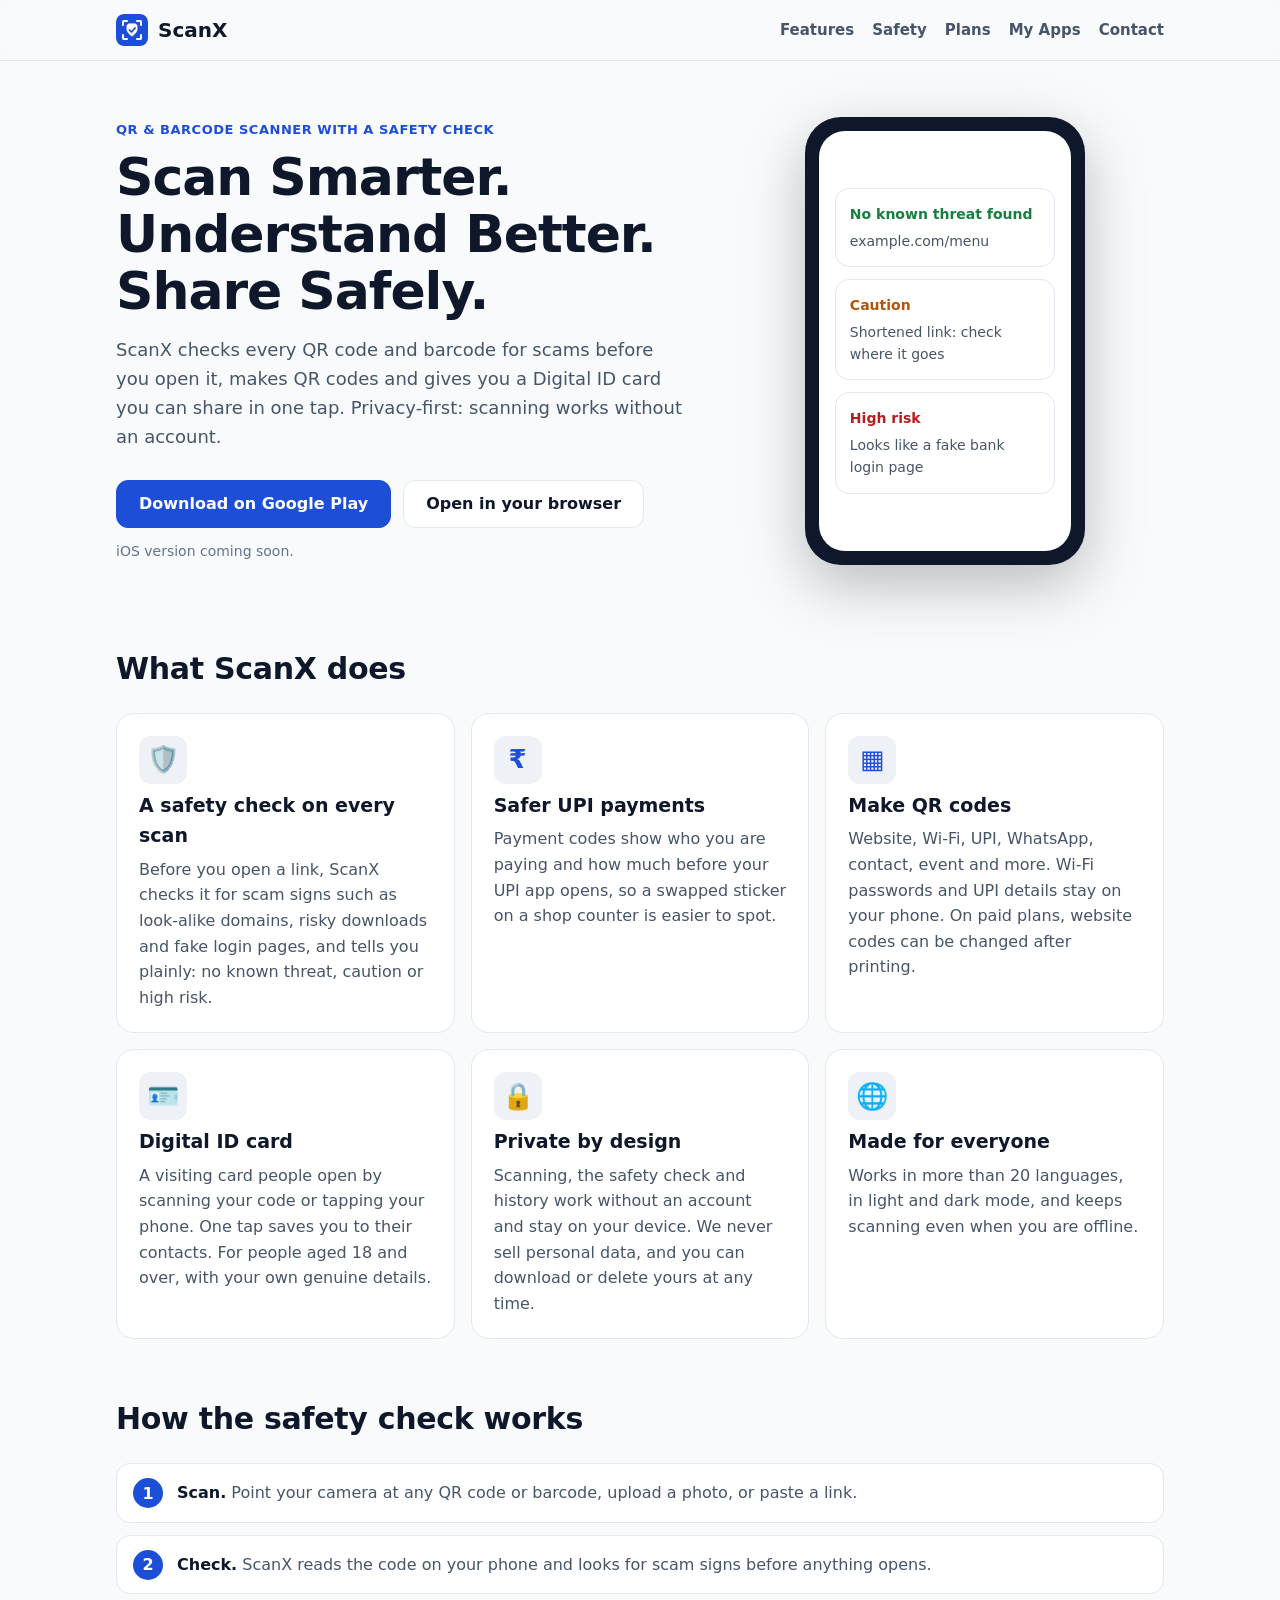
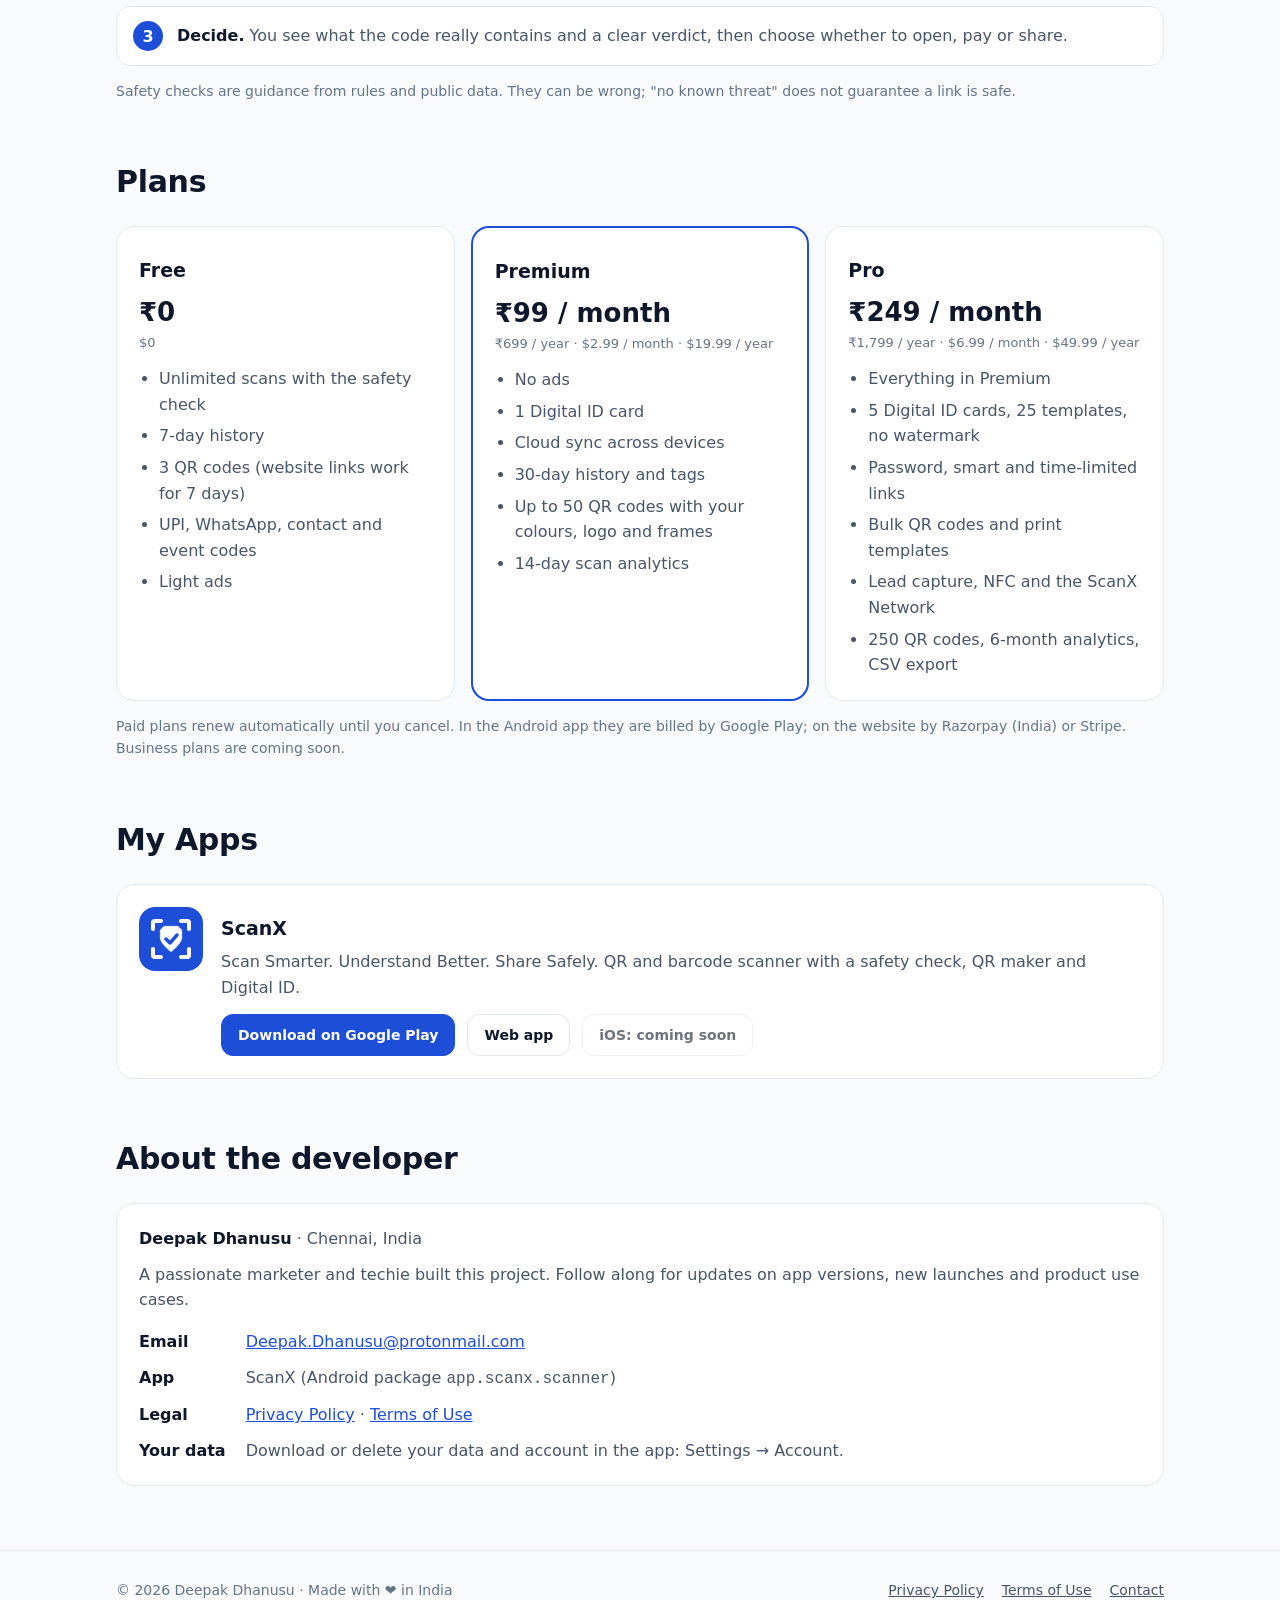
<file: index.html>
<!DOCTYPE html><html lang="en"><head><meta charset="utf-8"><meta name="viewport" content="width=device-width, initial-scale=1"><title>ScanX: Scan Smarter. Understand Better. Share Safely.</title><meta name="description" content="ScanX checks every QR code and barcode for scams before you open it, makes QR codes and gives you a Digital ID card you can share in one tap. Privacy-first: scanning works without an account."><link rel="canonical" href="https://deepakrma7.github.io/"><meta property="og:title" content="ScanX: Scan Smarter. Understand Better. Share Safely."><meta property="og:description" content="ScanX checks every QR code and barcode for scams before you open it, makes QR codes and gives you a Digital ID card you can share in one tap. Privacy-first: scanning works without an account."><meta property="og:type" content="website"><meta property="og:image" content="/icon-512.png"><meta name="theme-color" content="#1D4ED8"><link rel="icon" type="image/png" href="/icon-192.png"><link rel="apple-touch-icon" href="/apple-touch-icon.png"><style>:root{--bg:#f8fafc;--surface:#fff;--surface-2:#eef2f7;--ink:#0f172a;--ink-2:#475569;--ink-3:#64748b;--line:#e2e8f0;--brand:#1d4ed8;--brand-ink:#fff;--ok:#15803d;--warn:#b45309;--bad:#b91c1c}@media (prefers-color-scheme:dark){:root{--bg:#0b1220;--surface:#111a2e;--surface-2:#17223a;--ink:#e2e8f0;--ink-2:#a3b1c6;--ink-3:#8394ab;--line:#24314b;--brand:#3b82f6;--brand-ink:#fff;--ok:#4ade80;--warn:#fbbf24;--bad:#f87171}}*{box-sizing:border-box}html{scroll-behavior:smooth}body{background:var(--bg);color:var(--ink);margin:0;font:16px/1.6 system-ui,-apple-system,Segoe UI,Roboto,Noto Sans,sans-serif}a{color:var(--brand)}.wrap{max-width:1080px;margin:0 auto;padding:0 16px}header.top{z-index:10;background:color-mix(in srgb, var(--bg) 88%, transparent);backdrop-filter:blur(8px);border-bottom:1px solid var(--line);position:sticky;top:0}header.top .wrap{align-items:center;gap:16px;min-height:60px;display:flex}.brand{color:var(--ink);align-items:center;gap:10px;font-size:20px;font-weight:800;text-decoration:none;display:flex}.brand img{border-radius:8px;width:32px;height:32px}nav.links{flex-wrap:wrap;gap:18px;margin-left:auto;display:flex}nav.links a{color:var(--ink-2);font-size:15px;font-weight:600;text-decoration:none}nav.links a:hover{color:var(--ink)}@media (width<=720px){nav.links .opt{display:none}}.btn{border:1px solid var(--line);background:var(--surface);min-height:48px;color:var(--ink);border-radius:12px;justify-content:center;align-items:center;gap:8px;padding:0 22px;font-weight:700;text-decoration:none;display:inline-flex}.btn.primary{background:var(--brand);border-color:var(--brand);color:var(--brand-ink)}.btn[aria-disabled=true]{opacity:.6;pointer-events:none}footer.bottom{border-top:1px solid var(--line);color:var(--ink-3);margin-top:64px;padding:28px 0 40px;font-size:14px}footer.bottom .wrap{flex-wrap:wrap;align-items:center;gap:12px 24px;display:flex}footer.bottom nav{flex-wrap:wrap;gap:18px;margin-left:auto;display:flex}footer.bottom a{color:var(--ink-2)}
</style><link rel="stylesheet" href="/_astro/index.voC1IjKX.css"></head><body><header class="top"><div class="wrap"><a class="brand" href="/"><img src="/icon-192.png" alt="" width="32" height="32">ScanX</a><nav class="links" aria-label="Main"><a class="opt" href="/#features">Features</a><a class="opt" href="/#safety">Safety</a><a href="/#plans">Plans</a><a class="opt" href="/#apps">My Apps</a><a href="/#contact">Contact</a></nav></div></header><main data-astro-cid-lcdefpme><section class="hero" data-astro-cid-lcdefpme><div class="wrap hero-grid" data-astro-cid-lcdefpme><div data-astro-cid-lcdefpme><p class="eyebrow" data-astro-cid-lcdefpme>QR & barcode scanner with a safety check</p><h1 data-astro-cid-lcdefpme>Scan Smarter. Understand Better. Share Safely.</h1><p class="lead" data-astro-cid-lcdefpme>ScanX checks every QR code and barcode for scams before you open it, makes QR codes and gives you a Digital ID card you can share in one tap. Privacy-first: scanning works without an account.</p><div class="cta" data-astro-cid-lcdefpme><a class="btn primary" href="https://play.google.com/store/apps/details?id=app.scanx.scanner" rel="noopener" data-astro-cid-lcdefpme>Download on Google Play</a><a class="btn" href="https://scanx-6srueq.v2.appdeploy.ai/" rel="noopener" data-astro-cid-lcdefpme>Open in your browser</a></div><p class="soon" data-astro-cid-lcdefpme>iOS version coming soon.</p></div><figure class="phone" aria-hidden="true" data-astro-cid-lcdefpme><div class="screen" data-astro-cid-lcdefpme><div class="verdict ok" data-astro-cid-lcdefpme><strong data-astro-cid-lcdefpme>No known threat found</strong><span data-astro-cid-lcdefpme>example.com/menu</span></div><div class="verdict warn" data-astro-cid-lcdefpme><strong data-astro-cid-lcdefpme>Caution</strong><span data-astro-cid-lcdefpme>Shortened link: check where it goes</span></div><div class="verdict bad" data-astro-cid-lcdefpme><strong data-astro-cid-lcdefpme>High risk</strong><span data-astro-cid-lcdefpme>Looks like a fake bank login page</span></div></div></figure></div></section><section id="features" class="wrap section" data-astro-cid-lcdefpme><h2 data-astro-cid-lcdefpme>What ScanX does</h2><div class="grid" data-astro-cid-lcdefpme><article class="card" data-astro-cid-lcdefpme><div class="icon" aria-hidden="true" data-astro-cid-lcdefpme>🛡️</div><h3 data-astro-cid-lcdefpme>A safety check on every scan</h3><p data-astro-cid-lcdefpme>Before you open a link, ScanX checks it for scam signs such as look-alike domains, risky downloads and fake login pages, and tells you plainly: no known threat, caution or high risk.</p></article><article class="card" data-astro-cid-lcdefpme><div class="icon" aria-hidden="true" data-astro-cid-lcdefpme>₹</div><h3 data-astro-cid-lcdefpme>Safer UPI payments</h3><p data-astro-cid-lcdefpme>Payment codes show who you are paying and how much before your UPI app opens, so a swapped sticker on a shop counter is easier to spot.</p></article><article class="card" data-astro-cid-lcdefpme><div class="icon" aria-hidden="true" data-astro-cid-lcdefpme>▦</div><h3 data-astro-cid-lcdefpme>Make QR codes</h3><p data-astro-cid-lcdefpme>Website, Wi-Fi, UPI, WhatsApp, contact, event and more. Wi-Fi passwords and UPI details stay on your phone. On paid plans, website codes can be changed after printing.</p></article><article class="card" data-astro-cid-lcdefpme><div class="icon" aria-hidden="true" data-astro-cid-lcdefpme>🪪</div><h3 data-astro-cid-lcdefpme>Digital ID card</h3><p data-astro-cid-lcdefpme>A visiting card people open by scanning your code or tapping your phone. One tap saves you to their contacts. For people aged 18 and over, with your own genuine details.</p></article><article class="card" data-astro-cid-lcdefpme><div class="icon" aria-hidden="true" data-astro-cid-lcdefpme>🔒</div><h3 data-astro-cid-lcdefpme>Private by design</h3><p data-astro-cid-lcdefpme>Scanning, the safety check and history work without an account and stay on your device. We never sell personal data, and you can download or delete yours at any time.</p></article><article class="card" data-astro-cid-lcdefpme><div class="icon" aria-hidden="true" data-astro-cid-lcdefpme>🌐</div><h3 data-astro-cid-lcdefpme>Made for everyone</h3><p data-astro-cid-lcdefpme>Works in more than 20 languages, in light and dark mode, and keeps scanning even when you are offline.</p></article></div></section><section id="safety" class="wrap section" data-astro-cid-lcdefpme><h2 data-astro-cid-lcdefpme>How the safety check works</h2><ol class="steps" data-astro-cid-lcdefpme><li data-astro-cid-lcdefpme><strong data-astro-cid-lcdefpme>Scan.</strong> Point your camera at any QR code or barcode, upload a photo, or paste a link.</li><li data-astro-cid-lcdefpme><strong data-astro-cid-lcdefpme>Check.</strong> ScanX reads the code on your phone and looks for scam signs before anything opens.</li><li data-astro-cid-lcdefpme><strong data-astro-cid-lcdefpme>Decide.</strong> You see what the code really contains and a clear verdict, then choose whether to open, pay or share.</li></ol><p class="note" data-astro-cid-lcdefpme>Safety checks are guidance from rules and public data. They can be wrong; "no known threat" does not guarantee a link is safe.</p></section><section id="plans" class="wrap section" data-astro-cid-lcdefpme><h2 data-astro-cid-lcdefpme>Plans</h2><div class="grid plans" data-astro-cid-lcdefpme><article class="card plan " data-astro-cid-lcdefpme><h3 data-astro-cid-lcdefpme>Free</h3><p class="price" data-astro-cid-lcdefpme>₹0</p><p class="alt" data-astro-cid-lcdefpme>$0</p><ul data-astro-cid-lcdefpme><li data-astro-cid-lcdefpme>Unlimited scans with the safety check</li><li data-astro-cid-lcdefpme>7-day history</li><li data-astro-cid-lcdefpme>3 QR codes (website links work for 7 days)</li><li data-astro-cid-lcdefpme>UPI, WhatsApp, contact and event codes</li><li data-astro-cid-lcdefpme>Light ads</li></ul></article><article class="card plan featured" data-astro-cid-lcdefpme><h3 data-astro-cid-lcdefpme>Premium</h3><p class="price" data-astro-cid-lcdefpme>₹99 / month</p><p class="alt" data-astro-cid-lcdefpme>₹699 / year · $2.99 / month · $19.99 / year</p><ul data-astro-cid-lcdefpme><li data-astro-cid-lcdefpme>No ads</li><li data-astro-cid-lcdefpme>1 Digital ID card</li><li data-astro-cid-lcdefpme>Cloud sync across devices</li><li data-astro-cid-lcdefpme>30-day history and tags</li><li data-astro-cid-lcdefpme>Up to 50 QR codes with your colours, logo and frames</li><li data-astro-cid-lcdefpme>14-day scan analytics</li></ul></article><article class="card plan " data-astro-cid-lcdefpme><h3 data-astro-cid-lcdefpme>Pro</h3><p class="price" data-astro-cid-lcdefpme>₹249 / month</p><p class="alt" data-astro-cid-lcdefpme>₹1,799 / year · $6.99 / month · $49.99 / year</p><ul data-astro-cid-lcdefpme><li data-astro-cid-lcdefpme>Everything in Premium</li><li data-astro-cid-lcdefpme>5 Digital ID cards, 25 templates, no watermark</li><li data-astro-cid-lcdefpme>Password, smart and time-limited links</li><li data-astro-cid-lcdefpme>Bulk QR codes and print templates</li><li data-astro-cid-lcdefpme>Lead capture, NFC and the ScanX Network</li><li data-astro-cid-lcdefpme>250 QR codes, 6-month analytics, CSV export</li></ul></article></div><p class="note" data-astro-cid-lcdefpme>Paid plans renew automatically until you cancel. In the Android app they are billed by Google Play; on the website by Razorpay (India) or Stripe. Business plans are coming soon.</p></section><section id="apps" class="wrap section" data-astro-cid-lcdefpme><h2 data-astro-cid-lcdefpme>My Apps</h2><article class="card app" data-astro-cid-lcdefpme><img src="/icon-192.png" alt="" width="64" height="64" data-astro-cid-lcdefpme><div class="app-body" data-astro-cid-lcdefpme><h3 data-astro-cid-lcdefpme>ScanX</h3><p data-astro-cid-lcdefpme>Scan Smarter. Understand Better. Share Safely. QR and barcode scanner with a safety check, QR maker and Digital ID.</p><div class="cta small" data-astro-cid-lcdefpme><a class="btn primary" href="https://play.google.com/store/apps/details?id=app.scanx.scanner" rel="noopener" data-astro-cid-lcdefpme>Download on Google Play</a><a class="btn" href="https://scanx-6srueq.v2.appdeploy.ai/" rel="noopener" data-astro-cid-lcdefpme>Web app</a><span class="btn" aria-disabled="true" data-astro-cid-lcdefpme>iOS: coming soon</span></div></div></article></section><section id="contact" class="wrap section" data-astro-cid-lcdefpme><h2 data-astro-cid-lcdefpme>About the developer</h2><div class="card contact" data-astro-cid-lcdefpme><p class="bio" data-astro-cid-lcdefpme><strong data-astro-cid-lcdefpme>Deepak Dhanusu</strong> · Chennai, India</p><p class="bio" data-astro-cid-lcdefpme>A passionate marketer and techie built this project. Follow along for updates on app versions, new launches and product use cases.</p><dl data-astro-cid-lcdefpme><dt data-astro-cid-lcdefpme>Email</dt><dd data-astro-cid-lcdefpme><a href="mailto:Deepak.Dhanusu@protonmail.com" data-astro-cid-lcdefpme>Deepak.Dhanusu@protonmail.com</a></dd><dt data-astro-cid-lcdefpme>App</dt><dd data-astro-cid-lcdefpme>ScanX (Android package <code data-astro-cid-lcdefpme>app.scanx.scanner</code>)</dd><dt data-astro-cid-lcdefpme>Legal</dt><dd data-astro-cid-lcdefpme><a href="/privacy/" data-astro-cid-lcdefpme>Privacy Policy</a> · <a href="/terms/" data-astro-cid-lcdefpme>Terms of Use</a></dd><dt data-astro-cid-lcdefpme>Your data</dt><dd data-astro-cid-lcdefpme>Download or delete your data and account in the app: Settings → Account.</dd></dl></div></section></main><footer class="bottom"><div class="wrap"><span>© 2026 Deepak Dhanusu · Made with <span aria-label="love">❤️</span> in India</span><nav aria-label="Legal"><a href="/privacy/">Privacy Policy</a><a href="/terms/">Terms of Use</a><a href="/#contact">Contact</a></nav></div></footer></body></html>
</file>
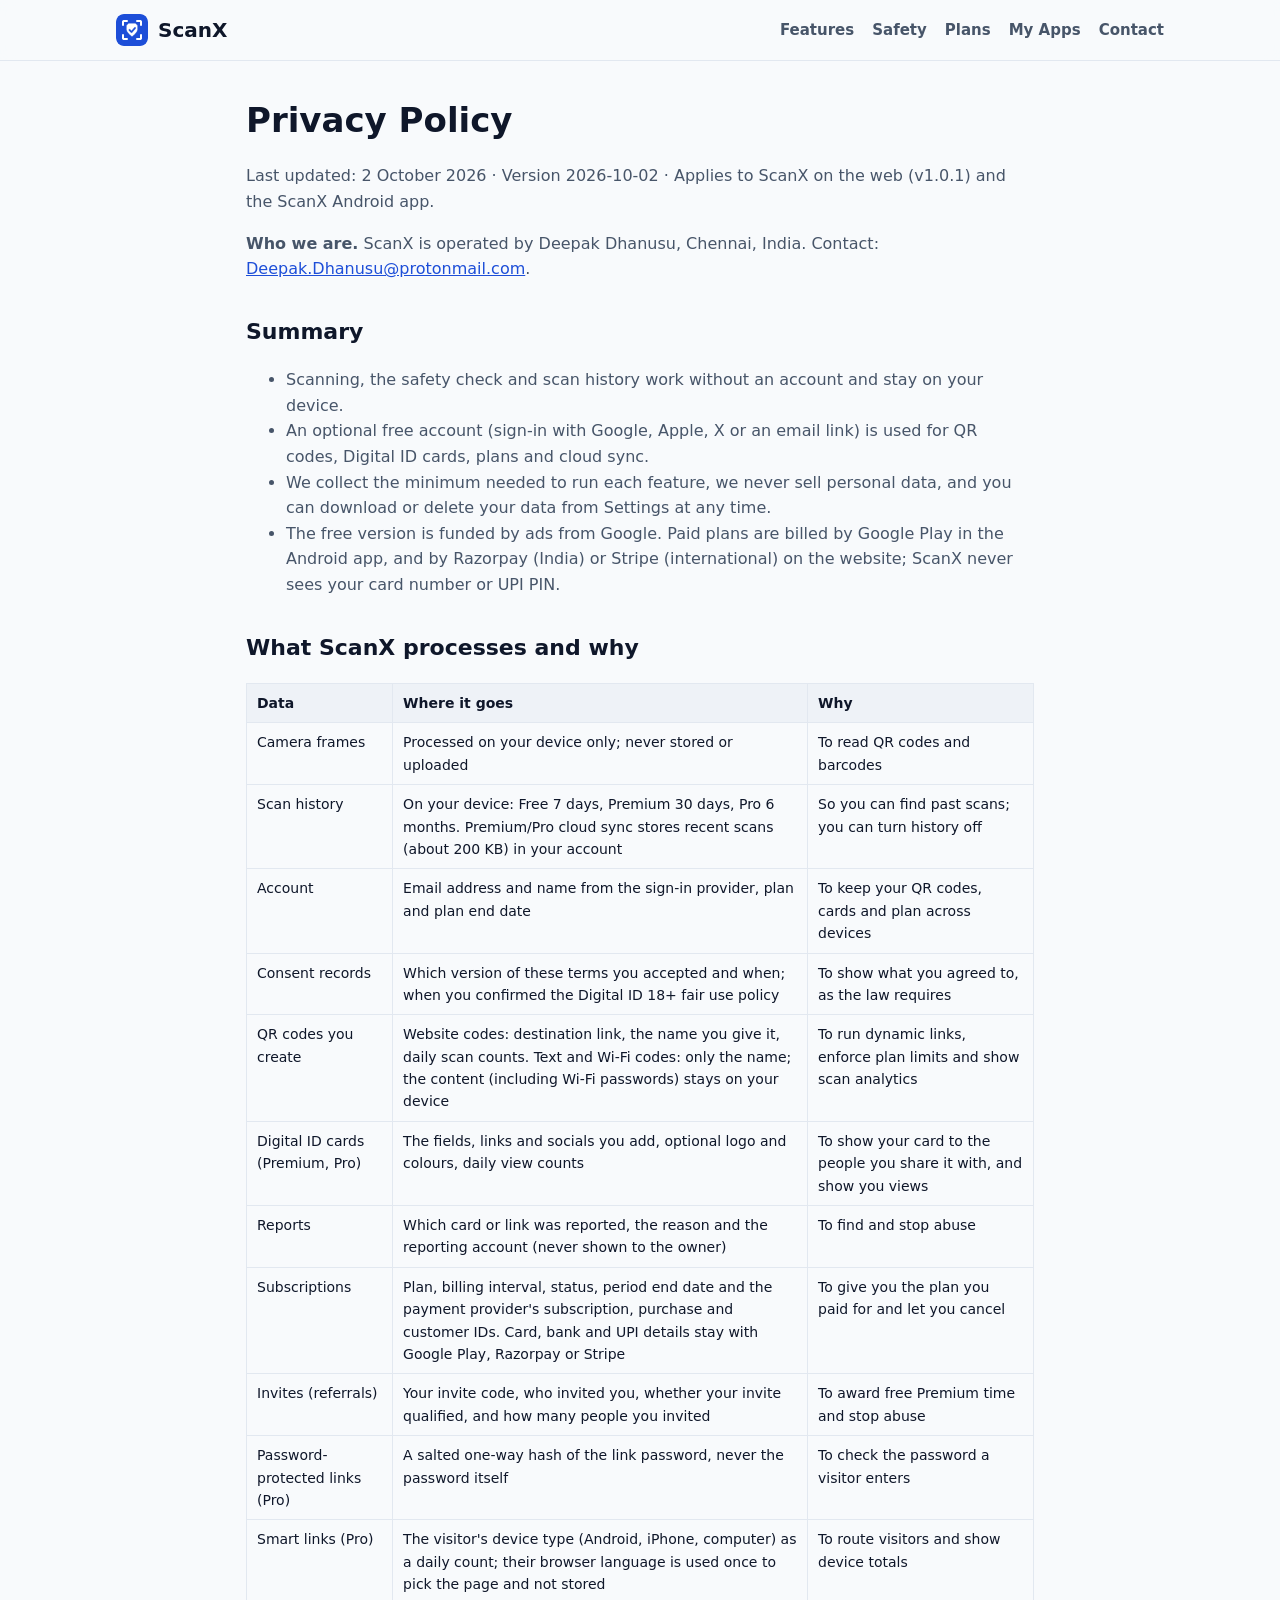
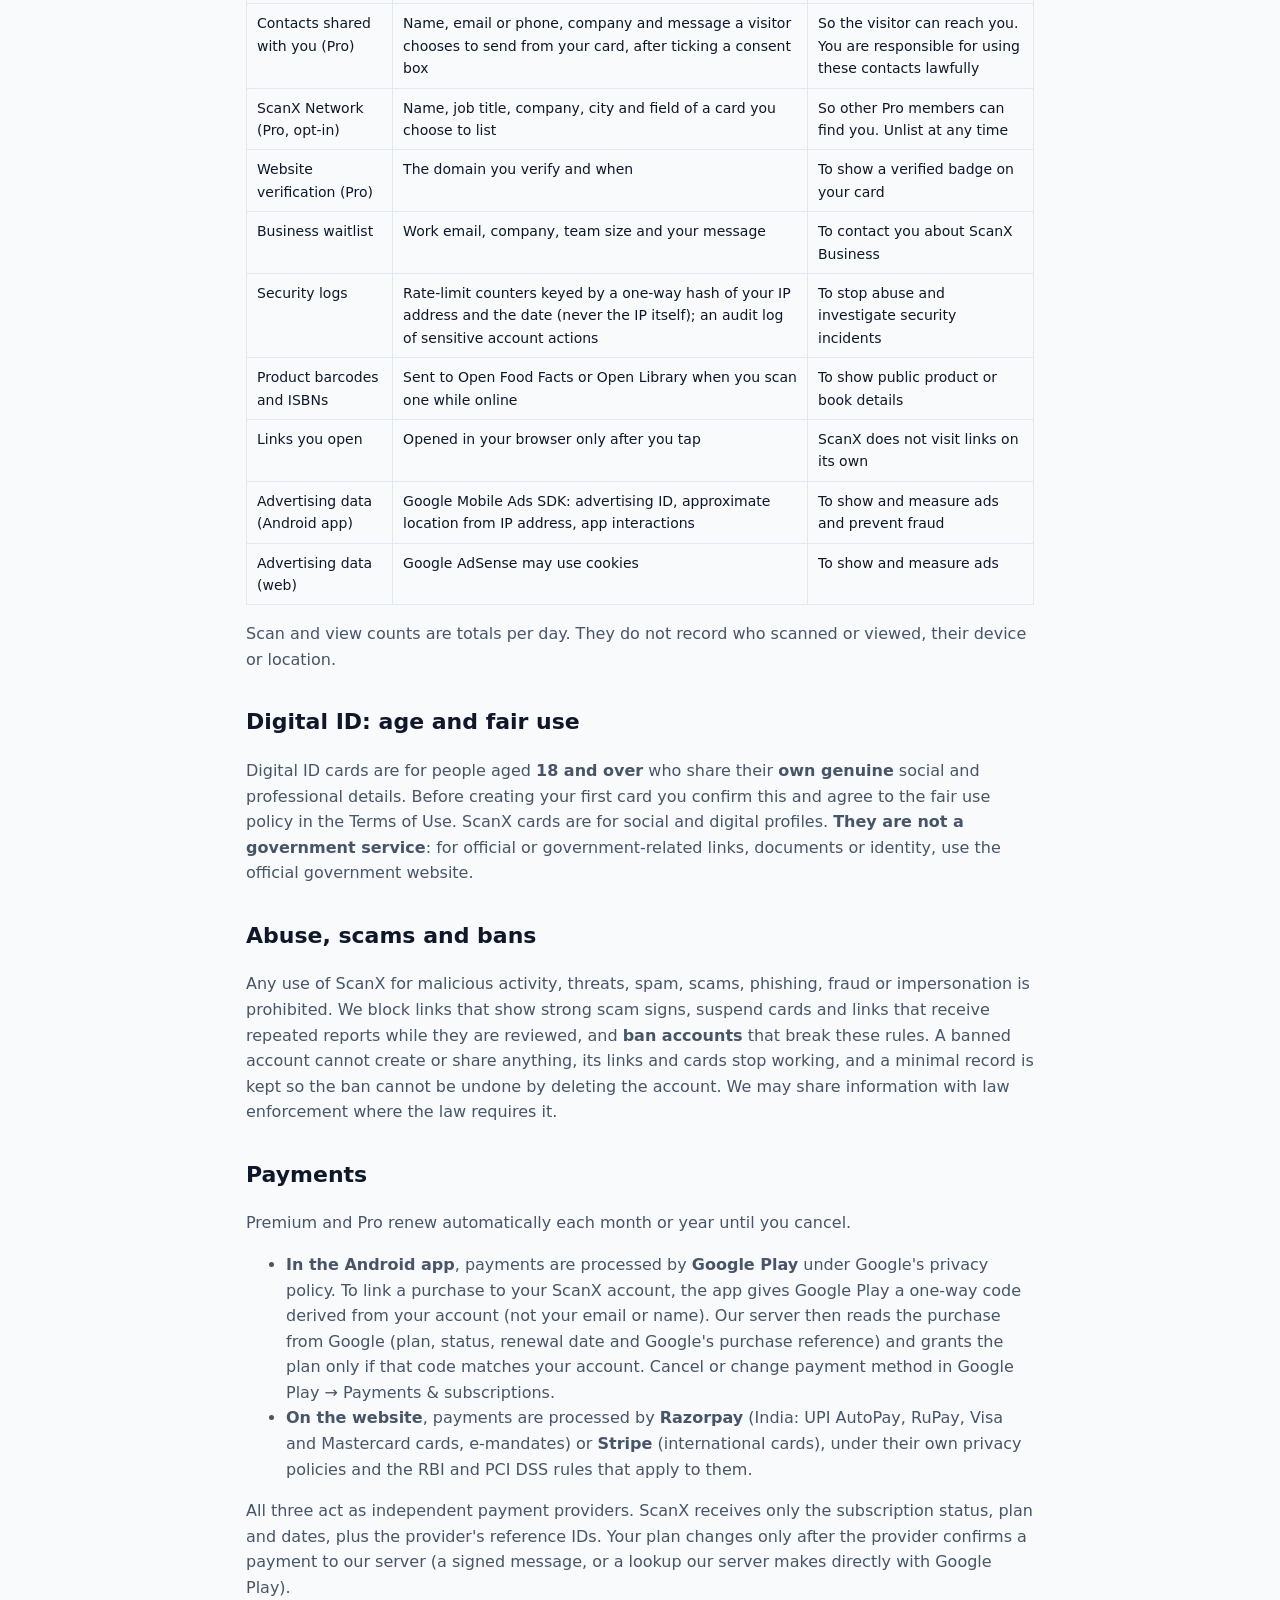
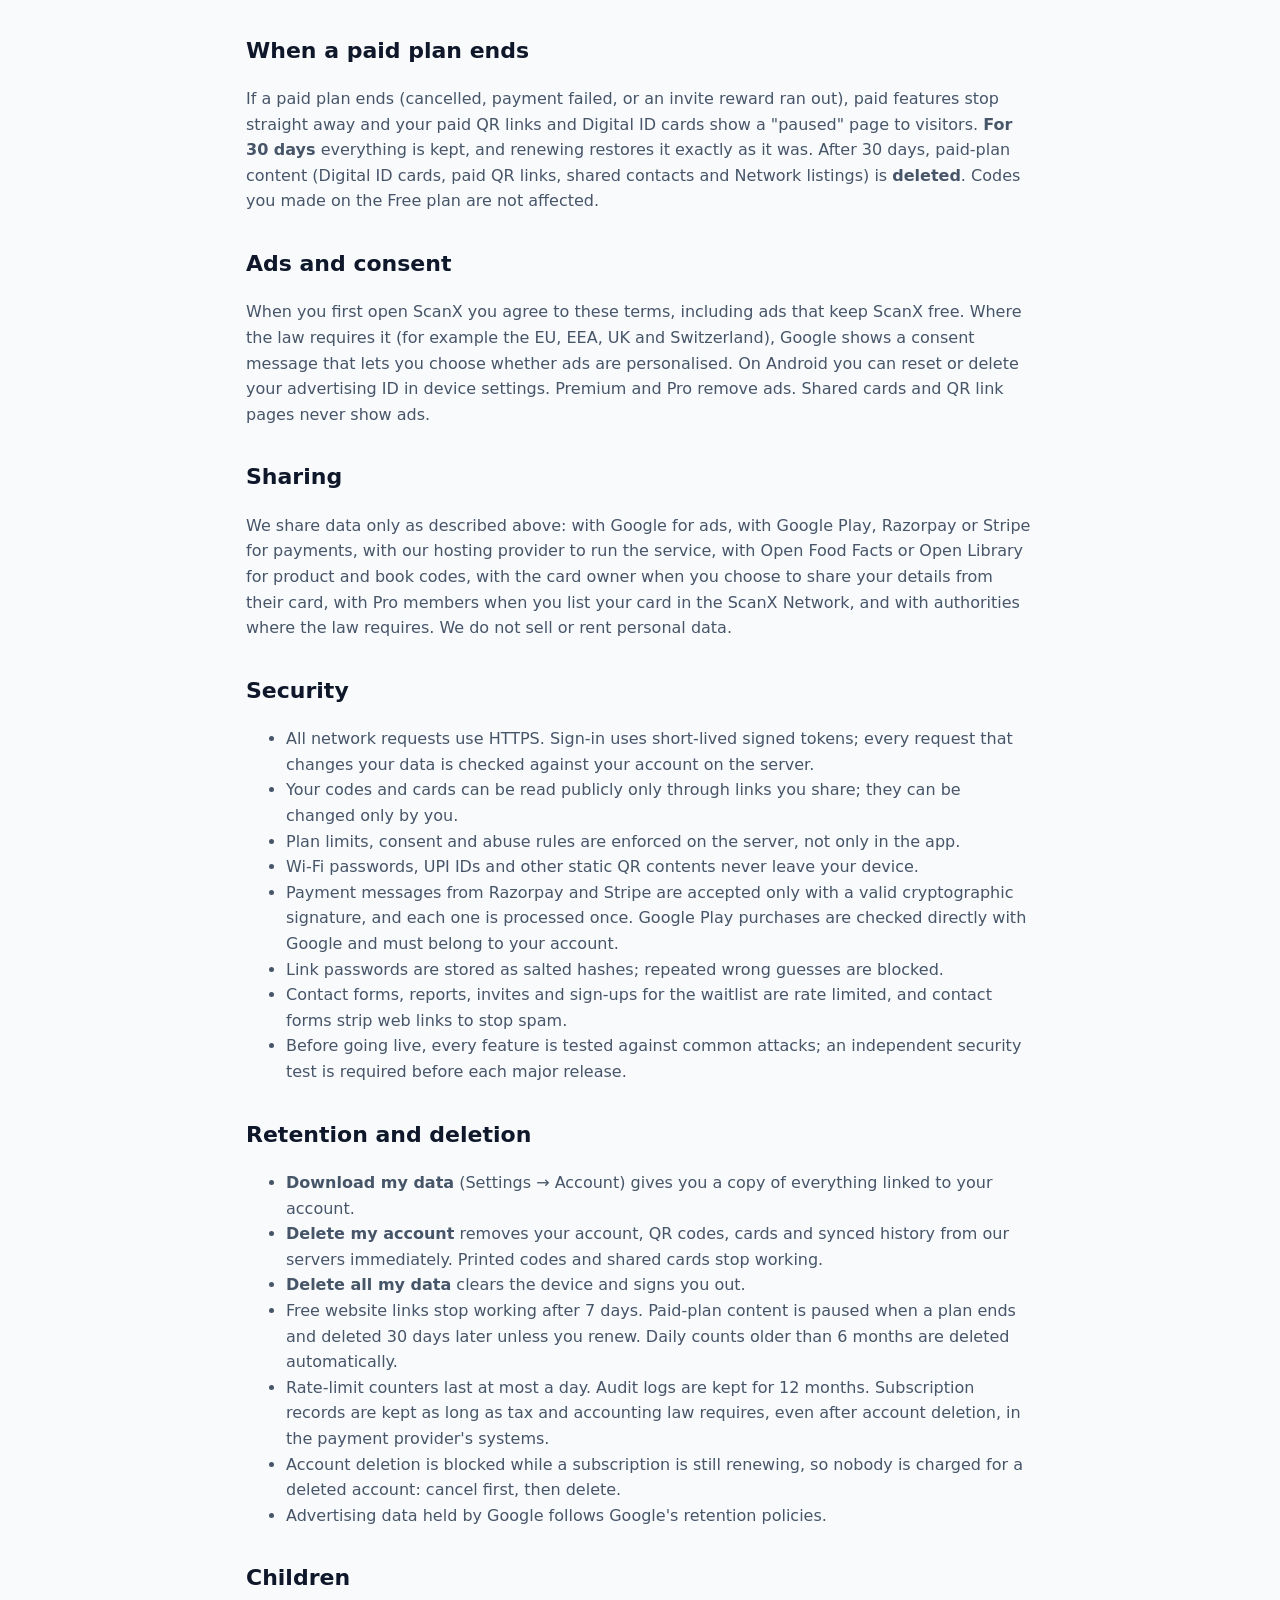
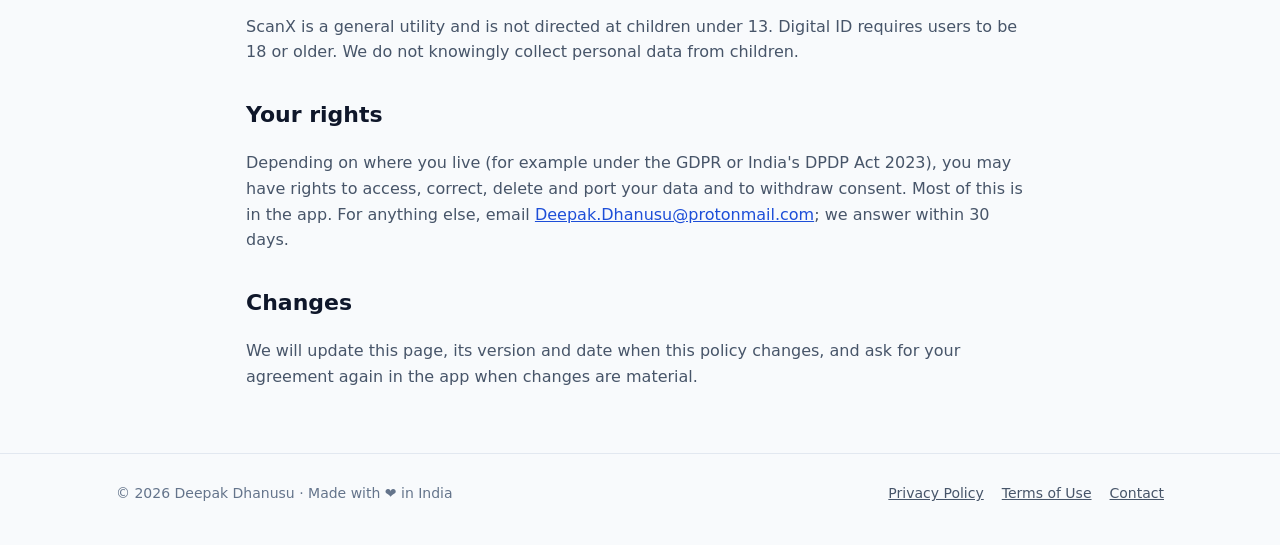
<file: privacy/index.html>
<!DOCTYPE html><html lang="en"><head><meta charset="utf-8"><meta name="viewport" content="width=device-width, initial-scale=1"><title>Privacy Policy · ScanX</title><meta name="description" content="Privacy Policy for ScanX, the QR and barcode scanner with a safety check."><link rel="canonical" href="https://deepakrma7.github.io/privacy/"><meta property="og:title" content="Privacy Policy · ScanX"><meta property="og:description" content="Privacy Policy for ScanX, the QR and barcode scanner with a safety check."><meta property="og:type" content="website"><meta property="og:image" content="/icon-512.png"><meta name="theme-color" content="#1D4ED8"><link rel="icon" type="image/png" href="/icon-192.png"><link rel="apple-touch-icon" href="/apple-touch-icon.png"><style>.legal[data-astro-cid-sb6l2mzp]{max-width:820px;padding-top:32px}h1[data-astro-cid-sb6l2mzp]{margin:0 0 8px;font-size:34px}.legal[data-astro-cid-sb6l2mzp] h2{margin-top:32px;font-size:22px}.legal[data-astro-cid-sb6l2mzp] p,.legal[data-astro-cid-sb6l2mzp] li{color:var(--ink-2)}.legal[data-astro-cid-sb6l2mzp] table{border-collapse:collapse;width:100%;font-size:14px;display:block;overflow-x:auto}.legal[data-astro-cid-sb6l2mzp] th,.legal[data-astro-cid-sb6l2mzp] td{border:1px solid var(--line);text-align:left;vertical-align:top;padding:8px 10px}.legal[data-astro-cid-sb6l2mzp] th{background:var(--surface-2);color:var(--ink)}.legal[data-astro-cid-sb6l2mzp] code{background:var(--surface-2);border-radius:4px;padding:1px 5px}
:root{--bg:#f8fafc;--surface:#fff;--surface-2:#eef2f7;--ink:#0f172a;--ink-2:#475569;--ink-3:#64748b;--line:#e2e8f0;--brand:#1d4ed8;--brand-ink:#fff;--ok:#15803d;--warn:#b45309;--bad:#b91c1c}@media (prefers-color-scheme:dark){:root{--bg:#0b1220;--surface:#111a2e;--surface-2:#17223a;--ink:#e2e8f0;--ink-2:#a3b1c6;--ink-3:#8394ab;--line:#24314b;--brand:#3b82f6;--brand-ink:#fff;--ok:#4ade80;--warn:#fbbf24;--bad:#f87171}}*{box-sizing:border-box}html{scroll-behavior:smooth}body{background:var(--bg);color:var(--ink);margin:0;font:16px/1.6 system-ui,-apple-system,Segoe UI,Roboto,Noto Sans,sans-serif}a{color:var(--brand)}.wrap{max-width:1080px;margin:0 auto;padding:0 16px}header.top{z-index:10;background:color-mix(in srgb, var(--bg) 88%, transparent);backdrop-filter:blur(8px);border-bottom:1px solid var(--line);position:sticky;top:0}header.top .wrap{align-items:center;gap:16px;min-height:60px;display:flex}.brand{color:var(--ink);align-items:center;gap:10px;font-size:20px;font-weight:800;text-decoration:none;display:flex}.brand img{border-radius:8px;width:32px;height:32px}nav.links{flex-wrap:wrap;gap:18px;margin-left:auto;display:flex}nav.links a{color:var(--ink-2);font-size:15px;font-weight:600;text-decoration:none}nav.links a:hover{color:var(--ink)}@media (width<=720px){nav.links .opt{display:none}}.btn{border:1px solid var(--line);background:var(--surface);min-height:48px;color:var(--ink);border-radius:12px;justify-content:center;align-items:center;gap:8px;padding:0 22px;font-weight:700;text-decoration:none;display:inline-flex}.btn.primary{background:var(--brand);border-color:var(--brand);color:var(--brand-ink)}.btn[aria-disabled=true]{opacity:.6;pointer-events:none}footer.bottom{border-top:1px solid var(--line);color:var(--ink-3);margin-top:64px;padding:28px 0 40px;font-size:14px}footer.bottom .wrap{flex-wrap:wrap;align-items:center;gap:12px 24px;display:flex}footer.bottom nav{flex-wrap:wrap;gap:18px;margin-left:auto;display:flex}footer.bottom a{color:var(--ink-2)}
</style></head><body><header class="top"><div class="wrap"><a class="brand" href="/"><img src="/icon-192.png" alt="" width="32" height="32">ScanX</a><nav class="links" aria-label="Main"><a class="opt" href="/#features">Features</a><a class="opt" href="/#safety">Safety</a><a href="/#plans">Plans</a><a class="opt" href="/#apps">My Apps</a><a href="/#contact">Contact</a></nav></div></header><main class="wrap legal" data-astro-cid-sb6l2mzp><h1 data-astro-cid-sb6l2mzp>Privacy Policy</h1><article data-astro-cid-sb6l2mzp><p>Last updated: 2 October 2026 · Version 2026-10-02 · Applies to ScanX on the web (v1.0.1) and the ScanX Android app.</p>
<p><strong>Who we are.</strong> ScanX is operated by Deepak Dhanusu, Chennai, India. Contact: <a href="mailto:Deepak.Dhanusu@protonmail.com">Deepak.Dhanusu@protonmail.com</a>.</p>
<h2>Summary</h2>
<ul>
<li>Scanning, the safety check and scan history work without an account and stay on your device.</li>
<li>An optional free account (sign-in with Google, Apple, X or an email link) is used for QR codes, Digital ID cards,
plans and cloud sync.</li>
<li>We collect the minimum needed to run each feature, we never sell personal data, and you can download or delete
your data from Settings at any time.</li>
<li>The free version is funded by ads from Google. Paid plans are billed by Google Play in the Android app, and by
Razorpay (India) or Stripe (international) on the website; ScanX never sees your card number or UPI PIN.</li>
</ul>
<h2>What ScanX processes and why</h2>
<table>
<thead>
<tr>
<th>Data</th>
<th>Where it goes</th>
<th>Why</th>
</tr>
</thead>
<tbody><tr>
<td>Camera frames</td>
<td>Processed on your device only; never stored or uploaded</td>
<td>To read QR codes and barcodes</td>
</tr>
<tr>
<td>Scan history</td>
<td>On your device: Free 7 days, Premium 30 days, Pro 6 months. Premium/Pro cloud sync stores recent scans (about 200 KB) in your account</td>
<td>So you can find past scans; you can turn history off</td>
</tr>
<tr>
<td>Account</td>
<td>Email address and name from the sign-in provider, plan and plan end date</td>
<td>To keep your QR codes, cards and plan across devices</td>
</tr>
<tr>
<td>Consent records</td>
<td>Which version of these terms you accepted and when; when you confirmed the Digital ID 18+ fair use policy</td>
<td>To show what you agreed to, as the law requires</td>
</tr>
<tr>
<td>QR codes you create</td>
<td>Website codes: destination link, the name you give it, daily scan counts. Text and Wi-Fi codes: only the name; the content (including Wi-Fi passwords) stays on your device</td>
<td>To run dynamic links, enforce plan limits and show scan analytics</td>
</tr>
<tr>
<td>Digital ID cards (Premium, Pro)</td>
<td>The fields, links and socials you add, optional logo and colours, daily view counts</td>
<td>To show your card to the people you share it with, and show you views</td>
</tr>
<tr>
<td>Reports</td>
<td>Which card or link was reported, the reason and the reporting account (never shown to the owner)</td>
<td>To find and stop abuse</td>
</tr>
<tr>
<td>Subscriptions</td>
<td>Plan, billing interval, status, period end date and the payment provider&#39;s subscription, purchase and customer IDs. Card, bank and UPI details stay with Google Play, Razorpay or Stripe</td>
<td>To give you the plan you paid for and let you cancel</td>
</tr>
<tr>
<td>Invites (referrals)</td>
<td>Your invite code, who invited you, whether your invite qualified, and how many people you invited</td>
<td>To award free Premium time and stop abuse</td>
</tr>
<tr>
<td>Password-protected links (Pro)</td>
<td>A salted one-way hash of the link password, never the password itself</td>
<td>To check the password a visitor enters</td>
</tr>
<tr>
<td>Smart links (Pro)</td>
<td>The visitor&#39;s device type (Android, iPhone, computer) as a daily count; their browser language is used once to pick the page and not stored</td>
<td>To route visitors and show device totals</td>
</tr>
<tr>
<td>Contacts shared with you (Pro)</td>
<td>Name, email or phone, company and message a visitor chooses to send from your card, after ticking a consent box</td>
<td>So the visitor can reach you. You are responsible for using these contacts lawfully</td>
</tr>
<tr>
<td>ScanX Network (Pro, opt-in)</td>
<td>Name, job title, company, city and field of a card you choose to list</td>
<td>So other Pro members can find you. Unlist at any time</td>
</tr>
<tr>
<td>Website verification (Pro)</td>
<td>The domain you verify and when</td>
<td>To show a verified badge on your card</td>
</tr>
<tr>
<td>Business waitlist</td>
<td>Work email, company, team size and your message</td>
<td>To contact you about ScanX Business</td>
</tr>
<tr>
<td>Security logs</td>
<td>Rate-limit counters keyed by a one-way hash of your IP address and the date (never the IP itself); an audit log of sensitive account actions</td>
<td>To stop abuse and investigate security incidents</td>
</tr>
<tr>
<td>Product barcodes and ISBNs</td>
<td>Sent to Open Food Facts or Open Library when you scan one while online</td>
<td>To show public product or book details</td>
</tr>
<tr>
<td>Links you open</td>
<td>Opened in your browser only after you tap</td>
<td>ScanX does not visit links on its own</td>
</tr>
<tr>
<td>Advertising data (Android app)</td>
<td>Google Mobile Ads SDK: advertising ID, approximate location from IP address, app interactions</td>
<td>To show and measure ads and prevent fraud</td>
</tr>
<tr>
<td>Advertising data (web)</td>
<td>Google AdSense may use cookies</td>
<td>To show and measure ads</td>
</tr>
</tbody></table>
<p>Scan and view counts are totals per day. They do not record who scanned or viewed, their device or location.</p>
<h2>Digital ID: age and fair use</h2>
<p>Digital ID cards are for people aged <strong>18 and over</strong> who share their <strong>own genuine</strong> social and professional
details. Before creating your first card you confirm this and agree to the fair use policy in the Terms of Use.
ScanX cards are for social and digital profiles. <strong>They are not a government service</strong>: for official or
government-related links, documents or identity, use the official government website.</p>
<h2>Abuse, scams and bans</h2>
<p>Any use of ScanX for malicious activity, threats, spam, scams, phishing, fraud or impersonation is prohibited. We
block links that show strong scam signs, suspend cards and links that receive repeated reports while they are
reviewed, and <strong>ban accounts</strong> that break these rules. A banned account cannot create or share anything, its
links and cards stop working, and a minimal record is kept so the ban cannot be undone by deleting the account.
We may share information with law enforcement where the law requires it.</p>
<h2>Payments</h2>
<p>Premium and Pro renew automatically each month or year until you cancel.</p>
<ul>
<li><strong>In the Android app</strong>, payments are processed by <strong>Google Play</strong> under Google&#39;s privacy policy. To link a
purchase to your ScanX account, the app gives Google Play a one-way code derived from your account (not your
email or name). Our server then reads the purchase from Google (plan, status, renewal date and Google&#39;s purchase
reference) and grants the plan only if that code matches your account. Cancel or change payment method in Google
Play → Payments &amp; subscriptions.</li>
<li><strong>On the website</strong>, payments are processed by <strong>Razorpay</strong> (India: UPI AutoPay, RuPay, Visa and Mastercard cards,
e-mandates) or <strong>Stripe</strong> (international cards), under their own privacy policies and the RBI and PCI DSS rules
that apply to them.</li>
</ul>
<p>All three act as independent payment providers. ScanX receives only the subscription status, plan and dates, plus
the provider&#39;s reference IDs. Your plan changes only after the provider confirms a payment to our server (a signed
message, or a lookup our server makes directly with Google Play).</p>
<h2>When a paid plan ends</h2>
<p>If a paid plan ends (cancelled, payment failed, or an invite reward ran out), paid features stop straight away and
your paid QR links and Digital ID cards show a &quot;paused&quot; page to visitors. <strong>For 30 days</strong> everything is kept, and
renewing restores it exactly as it was. After 30 days, paid-plan content (Digital ID cards, paid QR links, shared
contacts and Network listings) is <strong>deleted</strong>. Codes you made on the Free plan are not affected.</p>
<h2>Ads and consent</h2>
<p>When you first open ScanX you agree to these terms, including ads that keep ScanX free. Where the law requires it
(for example the EU, EEA, UK and Switzerland), Google shows a consent message that lets you choose whether ads are
personalised. On Android you can reset or delete your advertising ID in device settings. Premium and Pro remove
ads. Shared cards and QR link pages never show ads.</p>
<h2>Sharing</h2>
<p>We share data only as described above: with Google for ads, with Google Play, Razorpay or Stripe for payments, with our
hosting provider to run the service, with Open Food Facts or Open Library for product and book codes, with the
card owner when you choose to share your details from their card, with Pro members when you list your card in the
ScanX Network, and with authorities where the law requires. We do not
sell or rent personal data.</p>
<h2>Security</h2>
<ul>
<li>All network requests use HTTPS. Sign-in uses short-lived signed tokens; every request that changes your data is
checked against your account on the server.</li>
<li>Your codes and cards can be read publicly only through links you share; they can be changed only by you.</li>
<li>Plan limits, consent and abuse rules are enforced on the server, not only in the app.</li>
<li>Wi-Fi passwords, UPI IDs and other static QR contents never leave your device.</li>
<li>Payment messages from Razorpay and Stripe are accepted only with a valid cryptographic signature, and each one
is processed once. Google Play purchases are checked directly with Google and must belong to your account.</li>
<li>Link passwords are stored as salted hashes; repeated wrong guesses are blocked.</li>
<li>Contact forms, reports, invites and sign-ups for the waitlist are rate limited, and contact forms strip web links
to stop spam.</li>
<li>Before going live, every feature is tested against common attacks; an independent security test is required
before each major release.</li>
</ul>
<h2>Retention and deletion</h2>
<ul>
<li><strong>Download my data</strong> (Settings → Account) gives you a copy of everything linked to your account.</li>
<li><strong>Delete my account</strong> removes your account, QR codes, cards and synced history from our servers immediately.
Printed codes and shared cards stop working.</li>
<li><strong>Delete all my data</strong> clears the device and signs you out.</li>
<li>Free website links stop working after 7 days. Paid-plan content is paused when a plan ends and deleted 30 days
later unless you renew. Daily counts older than 6 months are deleted automatically.</li>
<li>Rate-limit counters last at most a day. Audit logs are kept for 12 months. Subscription records are kept as long
as tax and accounting law requires, even after account deletion, in the payment provider&#39;s systems.</li>
<li>Account deletion is blocked while a subscription is still renewing, so nobody is charged for a deleted account:
cancel first, then delete.</li>
<li>Advertising data held by Google follows Google&#39;s retention policies.</li>
</ul>
<h2>Children</h2>
<p>ScanX is a general utility and is not directed at children under 13. Digital ID requires users to be 18 or older.
We do not knowingly collect personal data from children.</p>
<h2>Your rights</h2>
<p>Depending on where you live (for example under the GDPR or India&#39;s DPDP Act 2023), you may have rights to access,
correct, delete and port your data and to withdraw consent. Most of this is in the app. For anything else,
email <a href="mailto:Deepak.Dhanusu@protonmail.com">Deepak.Dhanusu@protonmail.com</a>; we answer within 30 days.</p>
<h2>Changes</h2>
<p>We will update this page, its version and date when this policy changes, and ask for your agreement again in the
app when changes are material.</p>
</article></main><footer class="bottom"><div class="wrap"><span>© 2026 Deepak Dhanusu · Made with <span aria-label="love">❤️</span> in India</span><nav aria-label="Legal"><a href="/privacy/">Privacy Policy</a><a href="/terms/">Terms of Use</a><a href="/#contact">Contact</a></nav></div></footer></body></html>
</file>
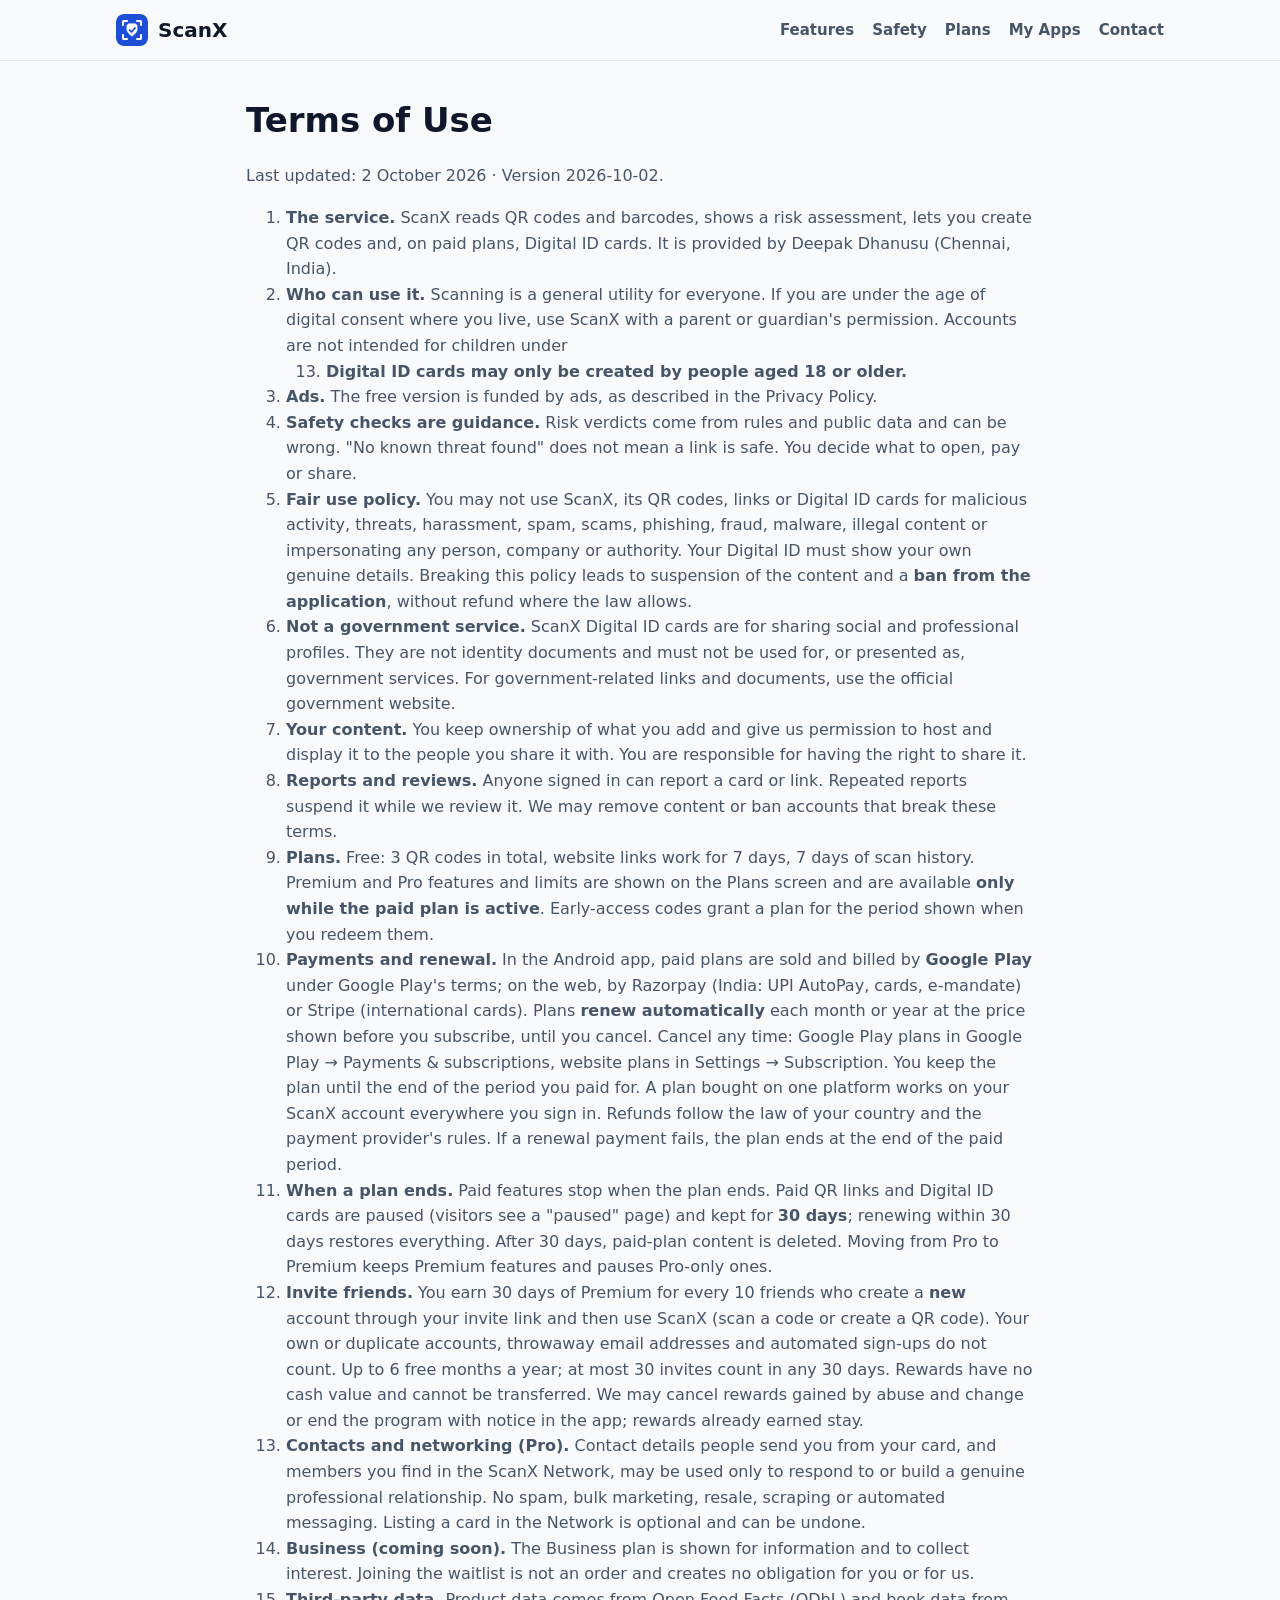
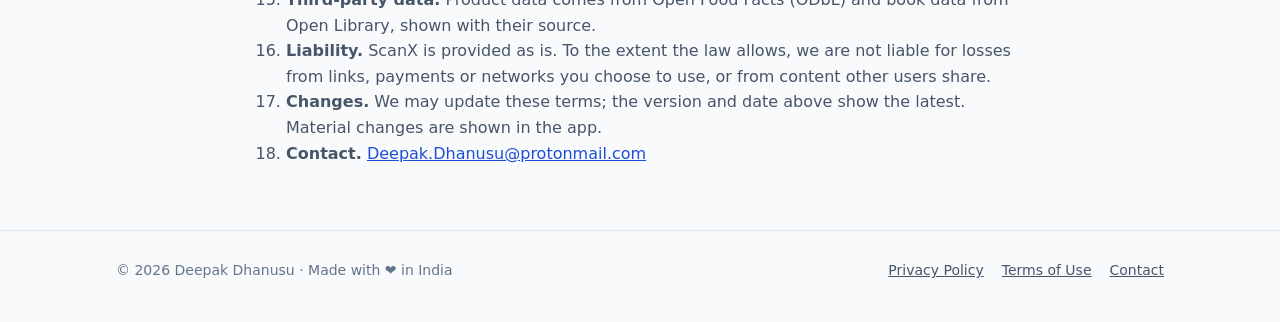
<file: terms/index.html>
<!DOCTYPE html><html lang="en"><head><meta charset="utf-8"><meta name="viewport" content="width=device-width, initial-scale=1"><title>Terms of Use · ScanX</title><meta name="description" content="Terms of Use for ScanX, the QR and barcode scanner with a safety check."><link rel="canonical" href="https://deepakrma7.github.io/terms/"><meta property="og:title" content="Terms of Use · ScanX"><meta property="og:description" content="Terms of Use for ScanX, the QR and barcode scanner with a safety check."><meta property="og:type" content="website"><meta property="og:image" content="/icon-512.png"><meta name="theme-color" content="#1D4ED8"><link rel="icon" type="image/png" href="/icon-192.png"><link rel="apple-touch-icon" href="/apple-touch-icon.png"><style>.legal[data-astro-cid-sb6l2mzp]{max-width:820px;padding-top:32px}h1[data-astro-cid-sb6l2mzp]{margin:0 0 8px;font-size:34px}.legal[data-astro-cid-sb6l2mzp] h2{margin-top:32px;font-size:22px}.legal[data-astro-cid-sb6l2mzp] p,.legal[data-astro-cid-sb6l2mzp] li{color:var(--ink-2)}.legal[data-astro-cid-sb6l2mzp] table{border-collapse:collapse;width:100%;font-size:14px;display:block;overflow-x:auto}.legal[data-astro-cid-sb6l2mzp] th,.legal[data-astro-cid-sb6l2mzp] td{border:1px solid var(--line);text-align:left;vertical-align:top;padding:8px 10px}.legal[data-astro-cid-sb6l2mzp] th{background:var(--surface-2);color:var(--ink)}.legal[data-astro-cid-sb6l2mzp] code{background:var(--surface-2);border-radius:4px;padding:1px 5px}
:root{--bg:#f8fafc;--surface:#fff;--surface-2:#eef2f7;--ink:#0f172a;--ink-2:#475569;--ink-3:#64748b;--line:#e2e8f0;--brand:#1d4ed8;--brand-ink:#fff;--ok:#15803d;--warn:#b45309;--bad:#b91c1c}@media (prefers-color-scheme:dark){:root{--bg:#0b1220;--surface:#111a2e;--surface-2:#17223a;--ink:#e2e8f0;--ink-2:#a3b1c6;--ink-3:#8394ab;--line:#24314b;--brand:#3b82f6;--brand-ink:#fff;--ok:#4ade80;--warn:#fbbf24;--bad:#f87171}}*{box-sizing:border-box}html{scroll-behavior:smooth}body{background:var(--bg);color:var(--ink);margin:0;font:16px/1.6 system-ui,-apple-system,Segoe UI,Roboto,Noto Sans,sans-serif}a{color:var(--brand)}.wrap{max-width:1080px;margin:0 auto;padding:0 16px}header.top{z-index:10;background:color-mix(in srgb, var(--bg) 88%, transparent);backdrop-filter:blur(8px);border-bottom:1px solid var(--line);position:sticky;top:0}header.top .wrap{align-items:center;gap:16px;min-height:60px;display:flex}.brand{color:var(--ink);align-items:center;gap:10px;font-size:20px;font-weight:800;text-decoration:none;display:flex}.brand img{border-radius:8px;width:32px;height:32px}nav.links{flex-wrap:wrap;gap:18px;margin-left:auto;display:flex}nav.links a{color:var(--ink-2);font-size:15px;font-weight:600;text-decoration:none}nav.links a:hover{color:var(--ink)}@media (width<=720px){nav.links .opt{display:none}}.btn{border:1px solid var(--line);background:var(--surface);min-height:48px;color:var(--ink);border-radius:12px;justify-content:center;align-items:center;gap:8px;padding:0 22px;font-weight:700;text-decoration:none;display:inline-flex}.btn.primary{background:var(--brand);border-color:var(--brand);color:var(--brand-ink)}.btn[aria-disabled=true]{opacity:.6;pointer-events:none}footer.bottom{border-top:1px solid var(--line);color:var(--ink-3);margin-top:64px;padding:28px 0 40px;font-size:14px}footer.bottom .wrap{flex-wrap:wrap;align-items:center;gap:12px 24px;display:flex}footer.bottom nav{flex-wrap:wrap;gap:18px;margin-left:auto;display:flex}footer.bottom a{color:var(--ink-2)}
</style></head><body><header class="top"><div class="wrap"><a class="brand" href="/"><img src="/icon-192.png" alt="" width="32" height="32">ScanX</a><nav class="links" aria-label="Main"><a class="opt" href="/#features">Features</a><a class="opt" href="/#safety">Safety</a><a href="/#plans">Plans</a><a class="opt" href="/#apps">My Apps</a><a href="/#contact">Contact</a></nav></div></header><main class="wrap legal" data-astro-cid-sb6l2mzp><h1 data-astro-cid-sb6l2mzp>Terms of Use</h1><article data-astro-cid-sb6l2mzp><p>Last updated: 2 October 2026 · Version 2026-10-02.</p>
<ol>
<li><strong>The service.</strong> ScanX reads QR codes and barcodes, shows a risk assessment, lets you create QR codes and, on
paid plans, Digital ID cards. It is provided by Deepak Dhanusu (Chennai, India).</li>
<li><strong>Who can use it.</strong> Scanning is a general utility for everyone. If you are under the age of digital consent
where you live, use ScanX with a parent or guardian&#39;s permission. Accounts are not intended for children under<ol start="13">
<li><strong>Digital ID cards may only be created by people aged 18 or older.</strong></li>
</ol>
</li>
<li><strong>Ads.</strong> The free version is funded by ads, as described in the Privacy Policy.</li>
<li><strong>Safety checks are guidance.</strong> Risk verdicts come from rules and public data and can be wrong. &quot;No known threat
found&quot; does not mean a link is safe. You decide what to open, pay or share.</li>
<li><strong>Fair use policy.</strong> You may not use ScanX, its QR codes, links or Digital ID cards for malicious activity,
threats, harassment, spam, scams, phishing, fraud, malware, illegal content or impersonating any person,
company or authority. Your Digital ID must show your own genuine details. Breaking this policy leads to
suspension of the content and a <strong>ban from the application</strong>, without refund where the law allows.</li>
<li><strong>Not a government service.</strong> ScanX Digital ID cards are for sharing social and professional profiles. They are
not identity documents and must not be used for, or presented as, government services. For government-related
links and documents, use the official government website.</li>
<li><strong>Your content.</strong> You keep ownership of what you add and give us permission to host and display it to the people
you share it with. You are responsible for having the right to share it.</li>
<li><strong>Reports and reviews.</strong> Anyone signed in can report a card or link. Repeated reports suspend it while we review
it. We may remove content or ban accounts that break these terms.</li>
<li><strong>Plans.</strong> Free: 3 QR codes in total, website links work for 7 days, 7 days of scan history. Premium and Pro
features and limits are shown on the Plans screen and are available <strong>only while the paid plan is active</strong>.
Early-access codes grant a plan for the period shown when you redeem them.</li>
<li><strong>Payments and renewal.</strong> In the Android app, paid plans are sold and billed by <strong>Google Play</strong> under Google
Play&#39;s terms; on the web, by Razorpay (India: UPI AutoPay, cards, e-mandate) or Stripe (international cards).
Plans <strong>renew automatically</strong> each month or year at the price shown before you subscribe, until you cancel.
Cancel any time: Google Play plans in Google Play → Payments &amp; subscriptions, website plans in Settings →
Subscription. You keep the plan until the end of the period you paid for. A plan bought on one platform works
on your ScanX account everywhere you sign in.
Refunds follow the law of your country and the payment provider&#39;s rules. If a renewal payment fails, the plan
ends at the end of the paid period.</li>
<li><strong>When a plan ends.</strong> Paid features stop when the plan ends. Paid QR links and Digital ID cards are paused (visitors
see a &quot;paused&quot; page) and kept for <strong>30 days</strong>; renewing within 30 days restores everything. After 30 days,
paid-plan content is deleted. Moving from Pro to Premium keeps Premium features and pauses Pro-only ones.</li>
<li><strong>Invite friends.</strong> You earn 30 days of Premium for every 10 friends who create a <strong>new</strong> account through your
invite link and then use ScanX (scan a code or create a QR code). Your own or duplicate accounts, throwaway email
addresses and automated sign-ups do not count. Up to 6 free months a year; at most 30 invites count in any 30
days. Rewards have no cash value and cannot be transferred. We may cancel rewards gained by abuse and change or
end the program with notice in the app; rewards already earned stay.</li>
<li><strong>Contacts and networking (Pro).</strong> Contact details people send you from your card, and members you find in the
ScanX Network, may be used only to respond to or build a genuine professional relationship. No spam, bulk
marketing, resale, scraping or automated messaging. Listing a card in the Network is optional and can be undone.</li>
<li><strong>Business (coming soon).</strong> The Business plan is shown for information and to collect interest. Joining the
waitlist is not an order and creates no obligation for you or for us.</li>
<li><strong>Third-party data.</strong> Product data comes from Open Food Facts (ODbL) and book data from Open Library, shown with
their source.</li>
<li><strong>Liability.</strong> ScanX is provided as is. To the extent the law allows, we are not liable for losses from links,
payments or networks you choose to use, or from content other users share.</li>
<li><strong>Changes.</strong> We may update these terms; the version and date above show the latest. Material changes are shown
in the app.</li>
<li><strong>Contact.</strong> <a href="mailto:Deepak.Dhanusu@protonmail.com">Deepak.Dhanusu@protonmail.com</a></li>
</ol>
</article></main><footer class="bottom"><div class="wrap"><span>© 2026 Deepak Dhanusu · Made with <span aria-label="love">❤️</span> in India</span><nav aria-label="Legal"><a href="/privacy/">Privacy Policy</a><a href="/terms/">Terms of Use</a><a href="/#contact">Contact</a></nav></div></footer></body></html>
</file>
<file: _astro/index.voC1IjKX.css>
.hero[data-astro-cid-lcdefpme]{padding:56px 0 24px}.hero-grid[data-astro-cid-lcdefpme]{grid-template-columns:1.3fr 1fr;align-items:center;gap:40px;display:grid}@media (width<=820px){.hero-grid[data-astro-cid-lcdefpme]{grid-template-columns:1fr}.phone[data-astro-cid-lcdefpme]{display:none}}.eyebrow[data-astro-cid-lcdefpme]{color:var(--brand);text-transform:uppercase;letter-spacing:.04em;margin:0 0 8px;font-size:13px;font-weight:700}h1[data-astro-cid-lcdefpme]{letter-spacing:-.02em;margin:0 0 16px;font-size:clamp(32px,6vw,52px);line-height:1.1}.lead[data-astro-cid-lcdefpme]{color:var(--ink-2);max-width:600px;margin:0 0 28px;font-size:18px}.cta[data-astro-cid-lcdefpme]{flex-wrap:wrap;gap:12px;display:flex}.phone[data-astro-cid-lcdefpme]{background:var(--ink);border-radius:36px;justify-self:center;width:280px;margin:0;padding:14px;box-shadow:0 20px 60px #00000040}.screen[data-astro-cid-lcdefpme]{background:var(--surface);border-radius:26px;align-content:center;gap:12px;min-height:420px;padding:22px 16px;display:grid}.verdict[data-astro-cid-lcdefpme]{border:1px solid var(--line);border-radius:14px;gap:4px;padding:14px;font-size:14px;display:grid}.verdict[data-astro-cid-lcdefpme] span[data-astro-cid-lcdefpme]{color:var(--ink-2)}.verdict[data-astro-cid-lcdefpme].ok strong[data-astro-cid-lcdefpme]{color:var(--ok)}.verdict[data-astro-cid-lcdefpme].warn strong[data-astro-cid-lcdefpme]{color:var(--warn)}.verdict[data-astro-cid-lcdefpme].bad strong[data-astro-cid-lcdefpme]{color:var(--bad)}.section[data-astro-cid-lcdefpme]{padding-top:56px}h2[data-astro-cid-lcdefpme]{letter-spacing:-.01em;margin:0 0 20px;font-size:30px}.grid[data-astro-cid-lcdefpme]{grid-template-columns:repeat(auto-fit,minmax(260px,1fr));gap:16px;display:grid}.card[data-astro-cid-lcdefpme]{background:var(--surface);border:1px solid var(--line);border-radius:18px;padding:22px}.card[data-astro-cid-lcdefpme] h3[data-astro-cid-lcdefpme]{margin:6px 0;font-size:19px}.card[data-astro-cid-lcdefpme] p[data-astro-cid-lcdefpme]{color:var(--ink-2);margin:0}.icon[data-astro-cid-lcdefpme]{background:var(--surface-2);width:48px;height:48px;color:var(--brand);border-radius:12px;place-items:center;font-size:26px;font-weight:800;display:grid}.steps[data-astro-cid-lcdefpme]{counter-reset:s;gap:12px;margin:0;padding:0;list-style:none;display:grid}.steps[data-astro-cid-lcdefpme] li[data-astro-cid-lcdefpme]{counter-increment:s;background:var(--surface);border:1px solid var(--line);color:var(--ink-2);border-radius:14px;padding:16px 16px 16px 60px;position:relative}.steps[data-astro-cid-lcdefpme] li[data-astro-cid-lcdefpme]:before{content:counter(s);background:var(--brand);width:30px;height:30px;color:var(--brand-ink);border-radius:50%;place-items:center;font-weight:800;display:grid;position:absolute;top:14px;left:16px}.steps[data-astro-cid-lcdefpme] strong[data-astro-cid-lcdefpme]{color:var(--ink)}.note[data-astro-cid-lcdefpme]{color:var(--ink-3);margin:14px 0 0;font-size:14px}.plan[data-astro-cid-lcdefpme] .price[data-astro-cid-lcdefpme]{color:var(--ink);margin-top:4px;font-size:26px;font-weight:800}.plan[data-astro-cid-lcdefpme] .alt[data-astro-cid-lcdefpme]{color:var(--ink-3);margin-bottom:12px;font-size:13px}.plan[data-astro-cid-lcdefpme] ul[data-astro-cid-lcdefpme]{color:var(--ink-2);gap:6px;margin:0;padding-left:20px;display:grid}.plan[data-astro-cid-lcdefpme].featured{border:2px solid var(--brand)}.contact[data-astro-cid-lcdefpme] dl[data-astro-cid-lcdefpme]{grid-template-columns:max-content 1fr;gap:10px 20px;margin:0;display:grid}.contact[data-astro-cid-lcdefpme] dt[data-astro-cid-lcdefpme]{font-weight:700}.contact[data-astro-cid-lcdefpme] dd[data-astro-cid-lcdefpme]{color:var(--ink-2);overflow-wrap:anywhere;margin:0}@media (width<=520px){.contact[data-astro-cid-lcdefpme] dl[data-astro-cid-lcdefpme]{grid-template-columns:1fr;gap:2px}.contact[data-astro-cid-lcdefpme] dd[data-astro-cid-lcdefpme]{margin-bottom:10px}}.soon[data-astro-cid-lcdefpme]{color:var(--ink-3);margin:12px 0 0;font-size:14px}.app[data-astro-cid-lcdefpme]{align-items:flex-start;gap:18px;display:flex}.app[data-astro-cid-lcdefpme] img[data-astro-cid-lcdefpme]{border-radius:16px;flex:none}.app-body[data-astro-cid-lcdefpme]{min-width:0}.cta[data-astro-cid-lcdefpme].small{margin-top:14px}.cta[data-astro-cid-lcdefpme].small .btn[data-astro-cid-lcdefpme]{min-height:42px;padding:0 16px;font-size:14px}@media (width<=520px){.app[data-astro-cid-lcdefpme]{flex-direction:column}}.bio[data-astro-cid-lcdefpme]{color:var(--ink-2);margin:0 0 10px!important}.bio[data-astro-cid-lcdefpme] strong[data-astro-cid-lcdefpme]{color:var(--ink)}.contact[data-astro-cid-lcdefpme] dl[data-astro-cid-lcdefpme]{margin-top:16px!important}.todo[data-astro-cid-lcdefpme]{background:color-mix(in srgb, var(--warn) 15%, transparent);border-radius:10px;padding:12px;color:var(--ink)!important;margin-top:16px!important}
</file>
